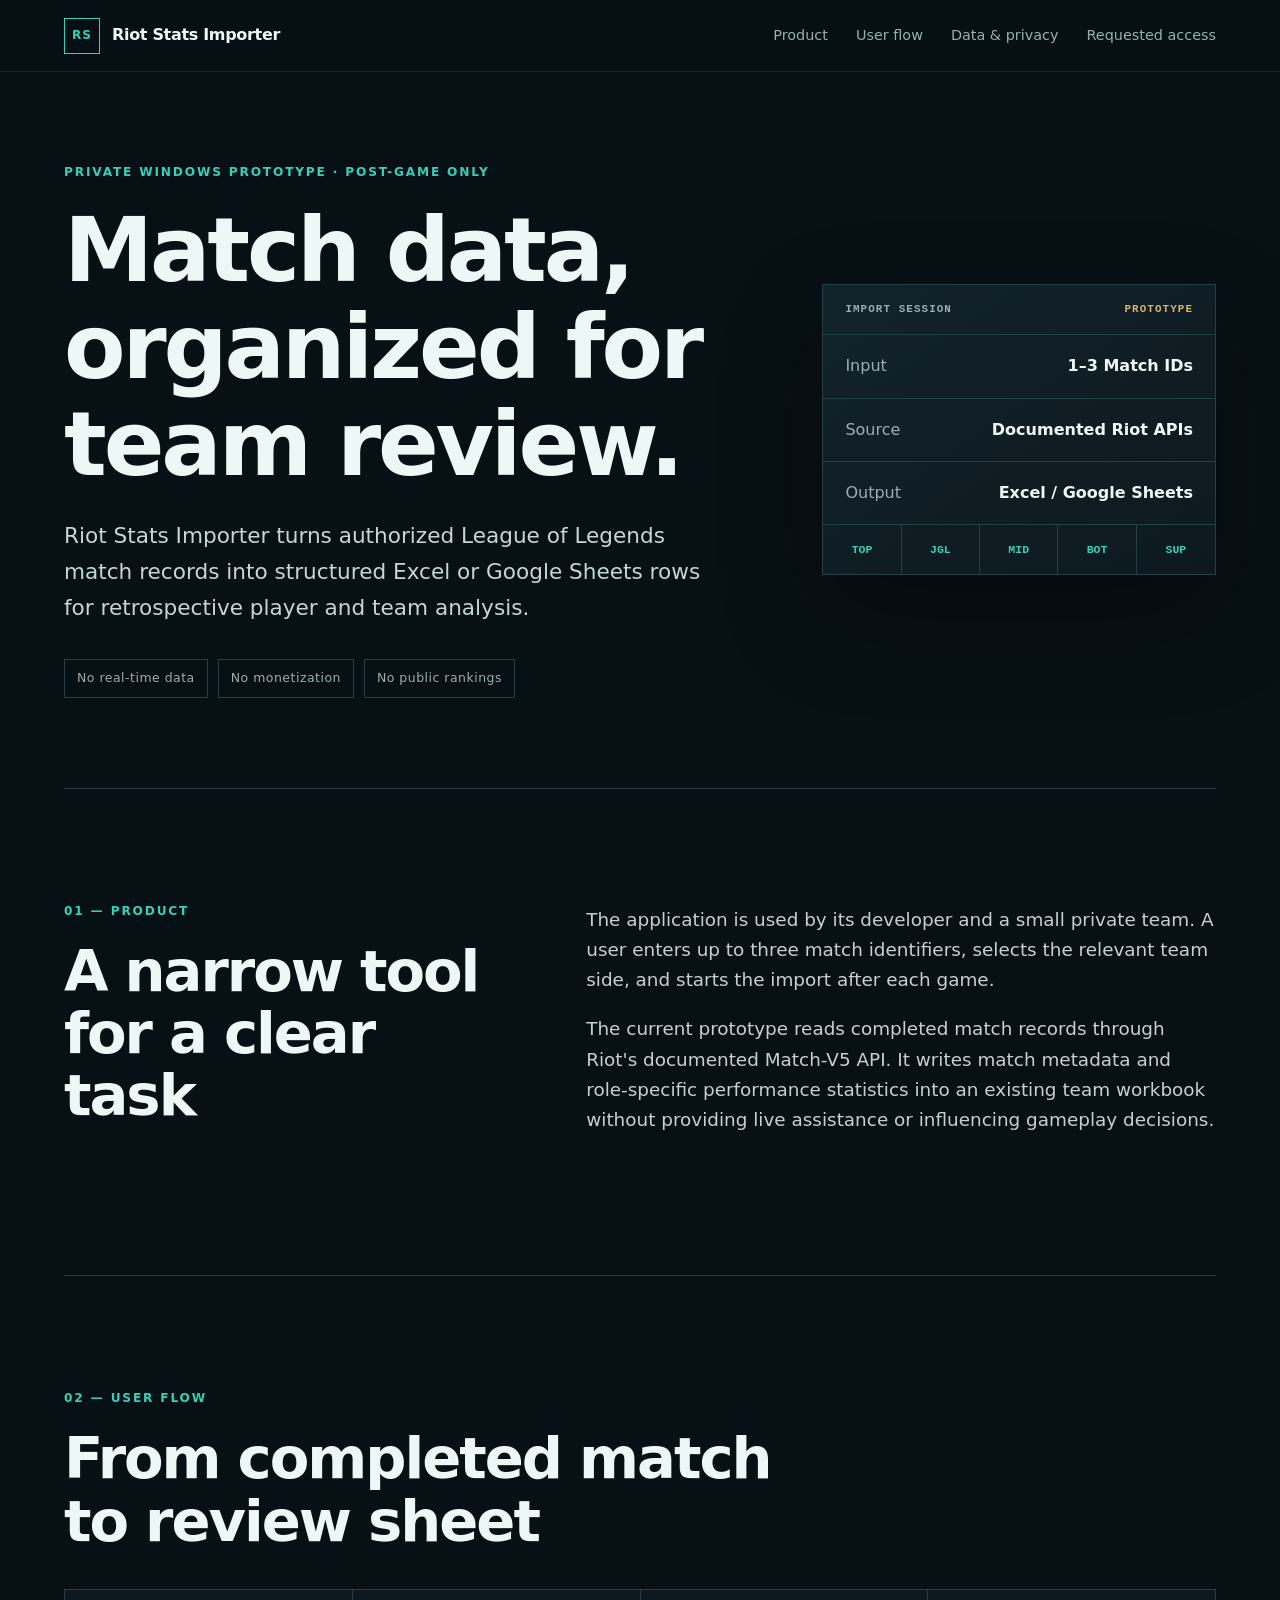
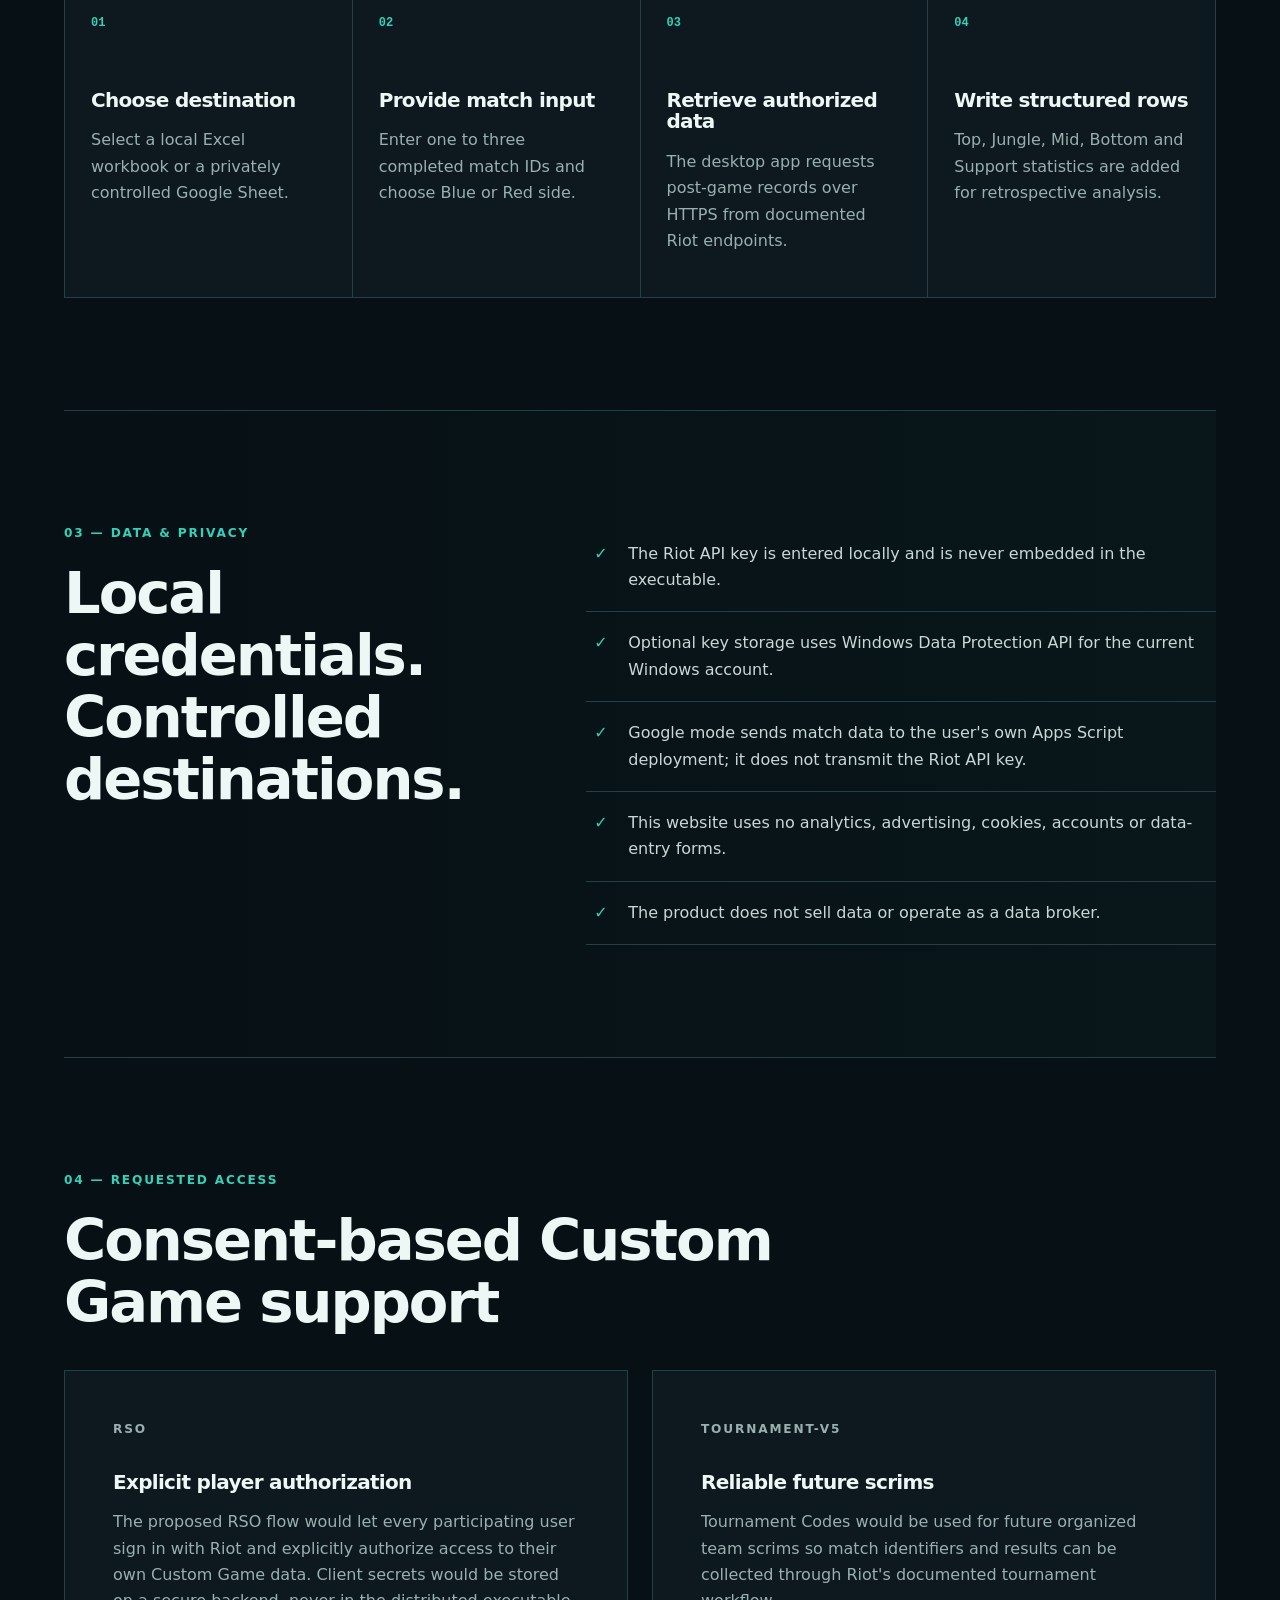
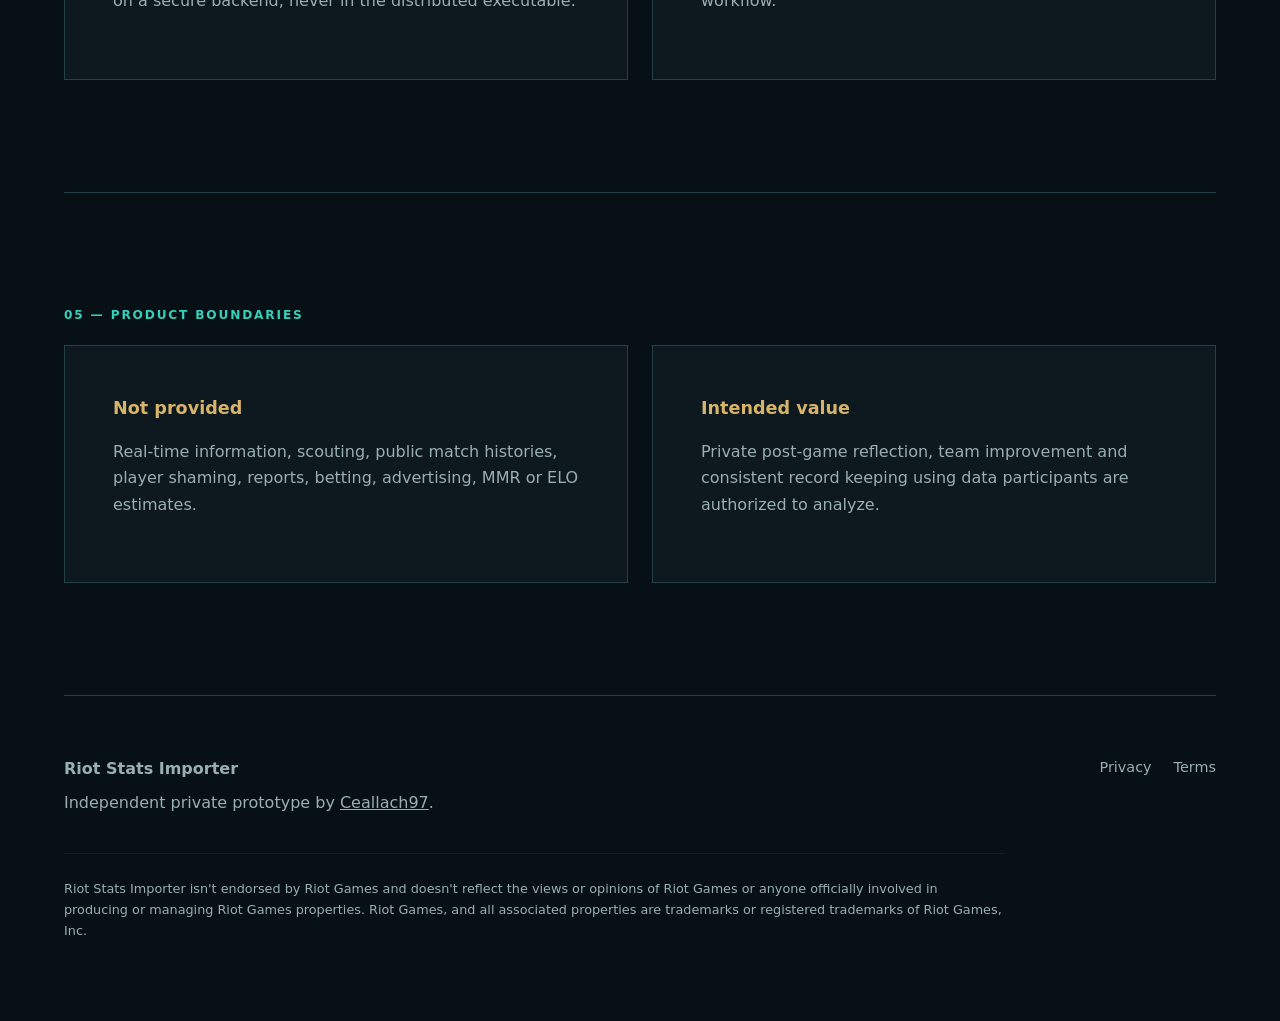
<file: index.html>
<!doctype html>
<html lang="en">
<head>
  <meta charset="utf-8">
  <meta name="viewport" content="width=device-width, initial-scale=1">
  <title>Riot Stats Importer — Private post-game analysis</title>
  <meta name="description" content="A private Windows prototype for importing authorized League of Legends post-game statistics into Excel or Google Sheets.">
  <link rel="icon" href="favicon.svg" type="image/svg+xml">
  <link rel="stylesheet" href="styles.css">
</head>
<body>
  <header class="site-header">
    <a class="brand" href="#top" aria-label="Riot Stats Importer home">
      <span class="brand-mark" aria-hidden="true">RS</span>
      <span>Riot Stats Importer</span>
    </a>
    <nav aria-label="Primary navigation">
      <a href="#product">Product</a>
      <a href="#flow">User flow</a>
      <a href="#data">Data &amp; privacy</a>
      <a href="#access">Requested access</a>
    </nav>
  </header>

  <main id="top">
    <section class="hero">
      <div class="hero-copy">
        <p class="eyebrow">Private Windows prototype · Post-game only</p>
        <h1>Match data, organized for team review.</h1>
        <p class="lead">Riot Stats Importer turns authorized League of Legends match records into structured Excel or Google Sheets rows for retrospective player and team analysis.</p>
        <div class="status-row" aria-label="Product characteristics">
          <span>No real-time data</span>
          <span>No monetization</span>
          <span>No public rankings</span>
        </div>
      </div>
      <div class="product-panel" aria-label="Product summary">
        <div class="panel-heading">
          <span>IMPORT SESSION</span>
          <span class="status">PROTOTYPE</span>
        </div>
        <div class="metric"><span>Input</span><strong>1–3 Match IDs</strong></div>
        <div class="metric"><span>Source</span><strong>Documented Riot APIs</strong></div>
        <div class="metric"><span>Output</span><strong>Excel / Google Sheets</strong></div>
        <div class="roles" aria-label="Supported team roles">
          <span>TOP</span><span>JGL</span><span>MID</span><span>BOT</span><span>SUP</span>
        </div>
      </div>
    </section>

    <section id="product" class="section split">
      <div>
        <p class="section-label">01 — Product</p>
        <h2>A narrow tool for a clear task</h2>
      </div>
      <div class="prose">
        <p>The application is used by its developer and a small private team. A user enters up to three match identifiers, selects the relevant team side, and starts the import after each game.</p>
        <p>The current prototype reads completed match records through Riot's documented Match-V5 API. It writes match metadata and role-specific performance statistics into an existing team workbook without providing live assistance or influencing gameplay decisions.</p>
      </div>
    </section>

    <section id="flow" class="section">
      <p class="section-label">02 — User flow</p>
      <h2>From completed match to review sheet</h2>
      <ol class="flow-grid">
        <li><span>01</span><h3>Choose destination</h3><p>Select a local Excel workbook or a privately controlled Google Sheet.</p></li>
        <li><span>02</span><h3>Provide match input</h3><p>Enter one to three completed match IDs and choose Blue or Red side.</p></li>
        <li><span>03</span><h3>Retrieve authorized data</h3><p>The desktop app requests post-game records over HTTPS from documented Riot endpoints.</p></li>
        <li><span>04</span><h3>Write structured rows</h3><p>Top, Jungle, Mid, Bottom and Support statistics are added for retrospective analysis.</p></li>
      </ol>
    </section>

    <section id="data" class="section split privacy-block">
      <div>
        <p class="section-label">03 — Data &amp; privacy</p>
        <h2>Local credentials. Controlled destinations.</h2>
      </div>
      <div class="check-list">
        <p><span>✓</span> The Riot API key is entered locally and is never embedded in the executable.</p>
        <p><span>✓</span> Optional key storage uses Windows Data Protection API for the current Windows account.</p>
        <p><span>✓</span> Google mode sends match data to the user's own Apps Script deployment; it does not transmit the Riot API key.</p>
        <p><span>✓</span> This website uses no analytics, advertising, cookies, accounts or data-entry forms.</p>
        <p><span>✓</span> The product does not sell data or operate as a data broker.</p>
      </div>
    </section>

    <section id="access" class="section">
      <p class="section-label">04 — Requested access</p>
      <h2>Consent-based Custom Game support</h2>
      <div class="access-grid">
        <article>
          <p class="article-kicker">RSO</p>
          <h3>Explicit player authorization</h3>
          <p>The proposed RSO flow would let every participating user sign in with Riot and explicitly authorize access to their own Custom Game data. Client secrets would be stored on a secure backend, never in the distributed executable.</p>
        </article>
        <article>
          <p class="article-kicker">TOURNAMENT-V5</p>
          <h3>Reliable future scrims</h3>
          <p>Tournament Codes would be used for future organized team scrims so match identifiers and results can be collected through Riot's documented tournament workflow.</p>
        </article>
      </div>
    </section>

    <section class="section boundaries">
      <p class="section-label">05 — Product boundaries</p>
      <div class="boundary-grid">
        <div><strong>Not provided</strong><p>Real-time information, scouting, public match histories, player shaming, reports, betting, advertising, MMR or ELO estimates.</p></div>
        <div><strong>Intended value</strong><p>Private post-game reflection, team improvement and consistent record keeping using data participants are authorized to analyze.</p></div>
      </div>
    </section>
  </main>

  <footer>
    <div>
      <strong>Riot Stats Importer</strong>
      <p>Independent private prototype by <a href="https://github.com/Ceallach97">Ceallach97</a>.</p>
    </div>
    <div class="footer-links"><a href="privacy.html">Privacy</a><a href="terms.html">Terms</a></div>
    <p class="legal">Riot Stats Importer isn't endorsed by Riot Games and doesn't reflect the views or opinions of Riot Games or anyone officially involved in producing or managing Riot Games properties. Riot Games, and all associated properties are trademarks or registered trademarks of Riot Games, Inc.</p>
  </footer>
</body>
</html>
</file>
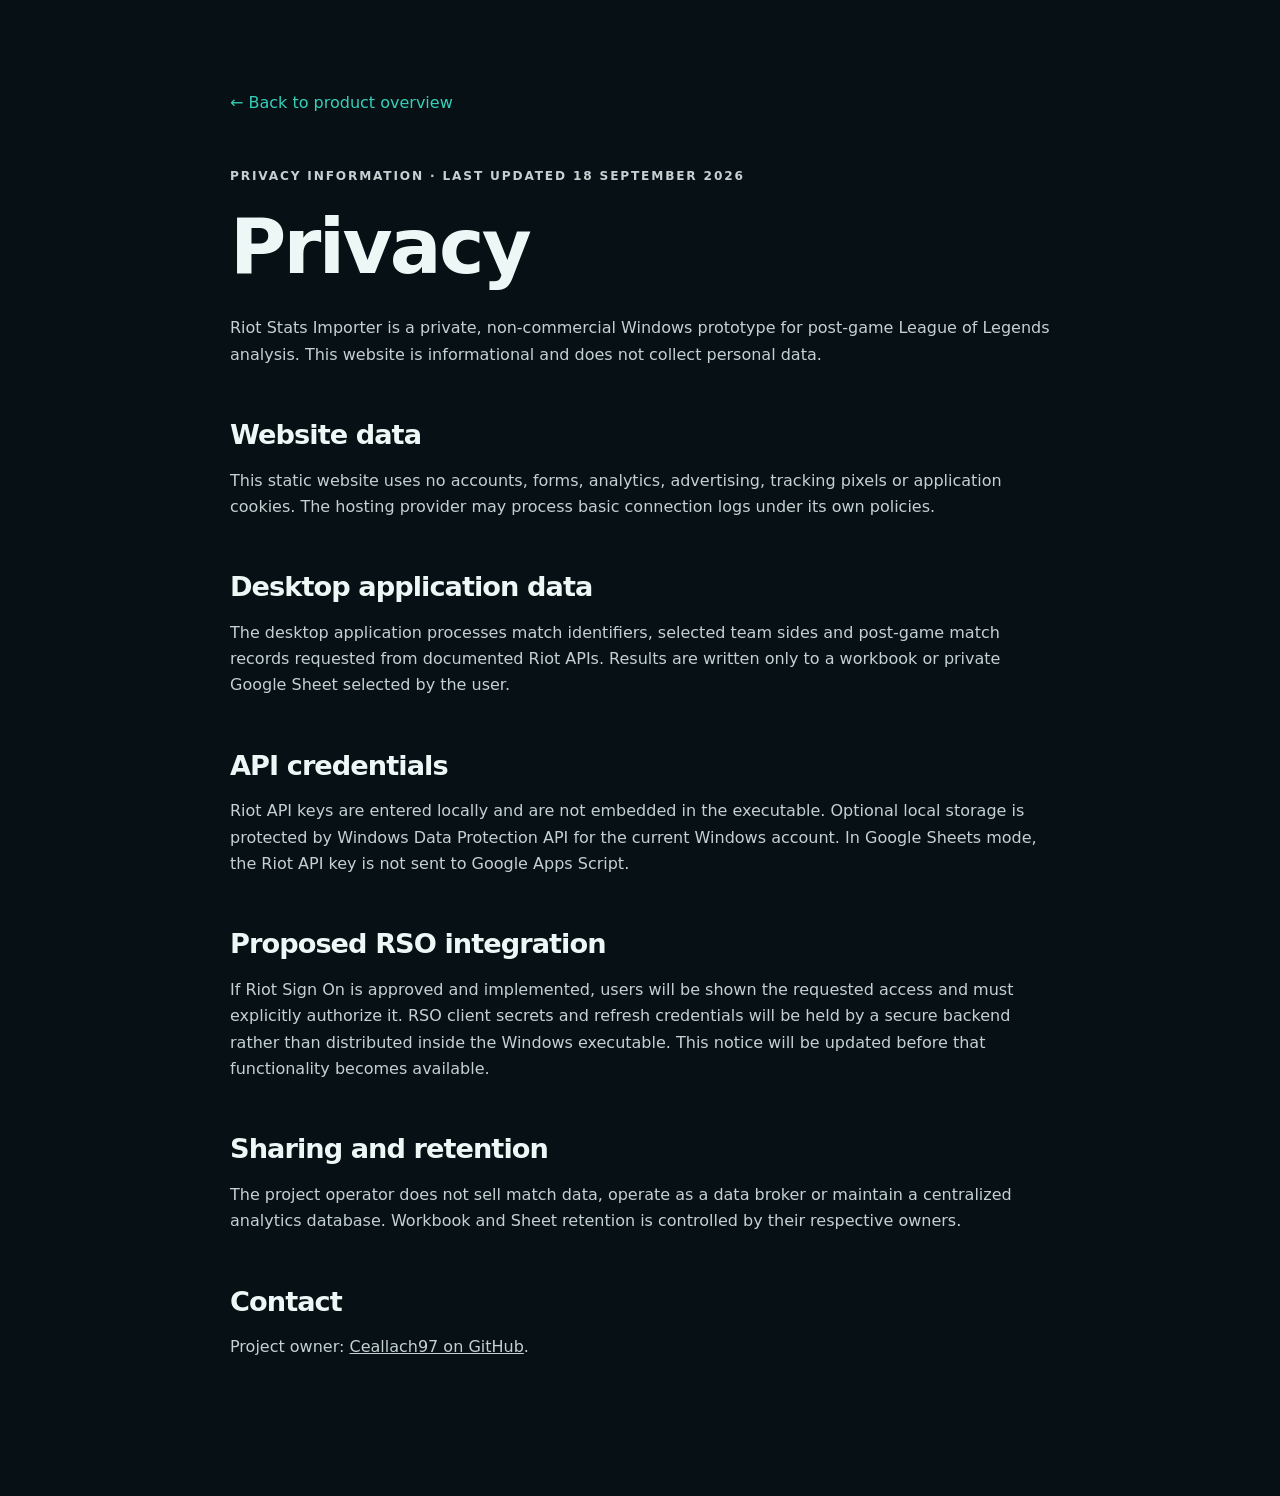
<file: privacy.html>
<!doctype html>
<html lang="en" class="policy-page">
<head>
  <meta charset="utf-8">
  <meta name="viewport" content="width=device-width, initial-scale=1">
  <title>Privacy — Riot Stats Importer</title>
  <meta name="description" content="Privacy information for the Riot Stats Importer prototype.">
  <link rel="icon" href="favicon.svg" type="image/svg+xml">
  <link rel="stylesheet" href="styles.css">
</head>
<body>
  <main>
    <a class="back-link" href="index.html">← Back to product overview</a>
    <p class="eyebrow">Privacy information · Last updated 18 September 2026</p>
    <h1>Privacy</h1>
    <p>Riot Stats Importer is a private, non-commercial Windows prototype for post-game League of Legends analysis. This website is informational and does not collect personal data.</p>

    <h2>Website data</h2>
    <p>This static website uses no accounts, forms, analytics, advertising, tracking pixels or application cookies. The hosting provider may process basic connection logs under its own policies.</p>

    <h2>Desktop application data</h2>
    <p>The desktop application processes match identifiers, selected team sides and post-game match records requested from documented Riot APIs. Results are written only to a workbook or private Google Sheet selected by the user.</p>

    <h2>API credentials</h2>
    <p>Riot API keys are entered locally and are not embedded in the executable. Optional local storage is protected by Windows Data Protection API for the current Windows account. In Google Sheets mode, the Riot API key is not sent to Google Apps Script.</p>

    <h2>Proposed RSO integration</h2>
    <p>If Riot Sign On is approved and implemented, users will be shown the requested access and must explicitly authorize it. RSO client secrets and refresh credentials will be held by a secure backend rather than distributed inside the Windows executable. This notice will be updated before that functionality becomes available.</p>

    <h2>Sharing and retention</h2>
    <p>The project operator does not sell match data, operate as a data broker or maintain a centralized analytics database. Workbook and Sheet retention is controlled by their respective owners.</p>

    <h2>Contact</h2>
    <p>Project owner: <a href="https://github.com/Ceallach97">Ceallach97 on GitHub</a>.</p>
  </main>
</body>
</html>
</file>
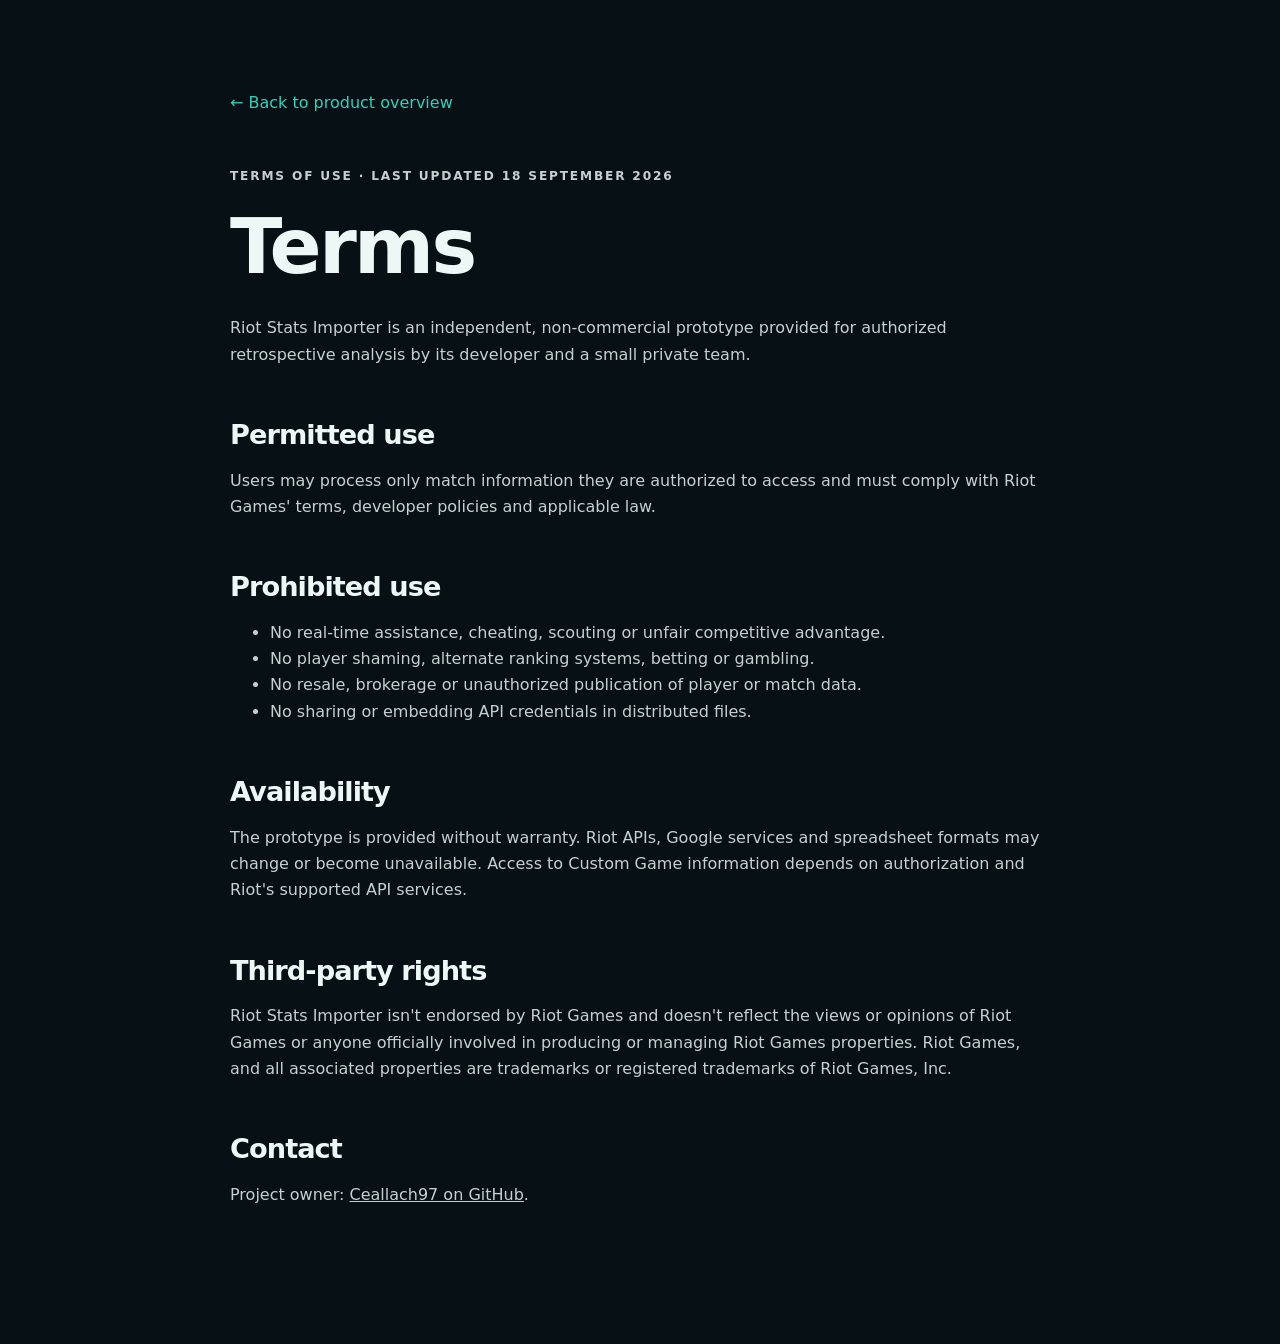
<file: terms.html>
<!doctype html>
<html lang="en" class="policy-page">
<head>
  <meta charset="utf-8">
  <meta name="viewport" content="width=device-width, initial-scale=1">
  <title>Terms — Riot Stats Importer</title>
  <meta name="description" content="Terms of use for the Riot Stats Importer prototype.">
  <link rel="icon" href="favicon.svg" type="image/svg+xml">
  <link rel="stylesheet" href="styles.css">
</head>
<body>
  <main>
    <a class="back-link" href="index.html">← Back to product overview</a>
    <p class="eyebrow">Terms of use · Last updated 18 September 2026</p>
    <h1>Terms</h1>
    <p>Riot Stats Importer is an independent, non-commercial prototype provided for authorized retrospective analysis by its developer and a small private team.</p>

    <h2>Permitted use</h2>
    <p>Users may process only match information they are authorized to access and must comply with Riot Games' terms, developer policies and applicable law.</p>

    <h2>Prohibited use</h2>
    <ul>
      <li>No real-time assistance, cheating, scouting or unfair competitive advantage.</li>
      <li>No player shaming, alternate ranking systems, betting or gambling.</li>
      <li>No resale, brokerage or unauthorized publication of player or match data.</li>
      <li>No sharing or embedding API credentials in distributed files.</li>
    </ul>

    <h2>Availability</h2>
    <p>The prototype is provided without warranty. Riot APIs, Google services and spreadsheet formats may change or become unavailable. Access to Custom Game information depends on authorization and Riot's supported API services.</p>

    <h2>Third-party rights</h2>
    <p>Riot Stats Importer isn't endorsed by Riot Games and doesn't reflect the views or opinions of Riot Games or anyone officially involved in producing or managing Riot Games properties. Riot Games, and all associated properties are trademarks or registered trademarks of Riot Games, Inc.</p>

    <h2>Contact</h2>
    <p>Project owner: <a href="https://github.com/Ceallach97">Ceallach97 on GitHub</a>.</p>
  </main>
</body>
</html>
</file>
<file: styles.css>
:root {
  color-scheme: dark;
  --bg: #071014;
  --surface: #0d191e;
  --surface-2: #12232a;
  --ink: #edf7f6;
  --muted: #9aafb0;
  --line: #244047;
  --accent: #35d0ba;
  --accent-soft: rgba(53, 208, 186, .12);
  --gold: #d8b46a;
  font-family: Inter, ui-sans-serif, system-ui, -apple-system, BlinkMacSystemFont, "Segoe UI", sans-serif;
}

* { box-sizing: border-box; }
html { scroll-behavior: smooth; }
body { margin: 0; overflow-x: hidden; background: var(--bg); color: var(--ink); font-size: 16px; line-height: 1.65; }
a { color: inherit; }

.site-header {
  position: sticky; top: 0; z-index: 10; display: flex; align-items: center; justify-content: space-between;
  min-height: 72px; padding: 0 5vw; border-bottom: 1px solid rgba(255,255,255,.08);
  background: rgba(7,16,20,.9); backdrop-filter: blur(18px);
}
.brand { display: flex; gap: 12px; align-items: center; text-decoration: none; font-weight: 700; letter-spacing: -.02em; }
.brand-mark { display: grid; place-items: center; width: 36px; height: 36px; border: 1px solid var(--accent); color: var(--accent); font-size: 12px; letter-spacing: .08em; }
nav { display: flex; gap: 28px; }
nav a, .footer-links a { color: var(--muted); text-decoration: none; font-size: .9rem; }
nav a:hover, nav a:focus-visible, .footer-links a:hover { color: var(--ink); }

main, footer { width: min(1180px, 90vw); margin: 0 auto; }
.hero { display: grid; grid-template-columns: 1.25fr .75fr; gap: clamp(40px, 8vw, 110px); align-items: center; min-height: 78vh; padding: 90px 0; }
.hero > *, .split > * { min-width: 0; }
.eyebrow, .section-label, .article-kicker { margin: 0 0 20px; color: var(--accent); font-size: .76rem; font-weight: 700; letter-spacing: .15em; text-transform: uppercase; }
h1, h2, h3 { margin-top: 0; line-height: 1.08; letter-spacing: -.035em; }
h1 { max-width: 760px; margin-bottom: 26px; font-size: clamp(3rem, 7vw, 6.5rem); font-weight: 760; }
h2 { max-width: 720px; margin-bottom: 36px; font-size: clamp(2.2rem, 4.5vw, 4.2rem); }
h3 { margin-bottom: 12px; font-size: 1.25rem; }
.lead { max-width: 720px; color: #c6d5d5; font-size: clamp(1.08rem, 2vw, 1.35rem); }
.status-row { display: flex; flex-wrap: wrap; gap: 10px; margin-top: 34px; }
.status-row span { padding: 8px 12px; border: 1px solid var(--line); color: var(--muted); font-size: .78rem; letter-spacing: .04em; }

.product-panel { width: 100%; min-width: 0; border: 1px solid var(--line); background: linear-gradient(145deg, var(--surface-2), var(--surface)); box-shadow: 0 40px 100px rgba(0,0,0,.28); }
.panel-heading, .metric { display: flex; justify-content: space-between; gap: 22px; padding: 18px 22px; border-bottom: 1px solid var(--line); }
.panel-heading { color: var(--muted); font: 700 .68rem/1.2 ui-monospace, SFMono-Regular, Consolas, monospace; letter-spacing: .1em; }
.status { color: var(--gold); }
.metric span { color: var(--muted); }
.metric strong { min-width: 0; overflow-wrap: anywhere; text-align: right; font-weight: 600; }
.roles { display: grid; grid-template-columns: repeat(5, 1fr); }
.roles span { padding: 18px 4px; border-right: 1px solid var(--line); color: var(--accent); text-align: center; font: 700 .72rem ui-monospace, SFMono-Regular, Consolas, monospace; }
.roles span:last-child { border: 0; }

.section { padding: 112px 0; border-top: 1px solid var(--line); scroll-margin-top: 72px; }
.split { display: grid; grid-template-columns: .8fr 1.2fr; gap: clamp(36px, 8vw, 120px); }
.prose { color: #c4d1d1; font-size: 1.15rem; }
.prose p:first-child { margin-top: 4px; }
.flow-grid { display: grid; grid-template-columns: repeat(4, 1fr); gap: 1px; margin: 0; padding: 1px; list-style: none; background: var(--line); }
.flow-grid li { min-height: 260px; padding: 26px; background: var(--surface); }
.flow-grid li > span { display: block; margin-bottom: 60px; color: var(--accent); font: 700 .75rem ui-monospace, SFMono-Regular, Consolas, monospace; }
.flow-grid p, .access-grid p, .boundary-grid p { color: var(--muted); }
.privacy-block { background: linear-gradient(90deg, transparent, rgba(53,208,186,.035)); }
.check-list p { position: relative; margin: 0; padding: 18px 0 18px 42px; border-bottom: 1px solid var(--line); color: #c9d7d7; }
.check-list span { position: absolute; left: 8px; color: var(--accent); }
.access-grid, .boundary-grid { display: grid; grid-template-columns: repeat(2, 1fr); gap: 24px; }
.access-grid article, .boundary-grid > div { padding: clamp(28px, 4vw, 48px); border: 1px solid var(--line); background: var(--surface); }
.article-kicker { margin-bottom: 32px; }
.boundary-grid strong { color: var(--gold); font-size: 1.1rem; }

footer { display: grid; grid-template-columns: 1fr auto; gap: 28px; padding: 60px 0 80px; border-top: 1px solid var(--line); color: var(--muted); }
footer p { margin: 8px 0 0; }
.footer-links { display: flex; gap: 22px; }
.legal { grid-column: 1 / -1; max-width: 940px; padding-top: 24px; border-top: 1px solid rgba(255,255,255,.06); font-size: .8rem; }

.policy-page main { max-width: 820px; padding: 90px 0 120px; }
.policy-page h1 { font-size: clamp(2.8rem, 6vw, 5rem); }
.policy-page h2 { margin: 52px 0 18px; font-size: 1.7rem; }
.policy-page p, .policy-page li { color: #c4d1d1; }
.back-link { display: inline-block; margin-bottom: 50px; color: var(--accent); text-decoration: none; }

@media (max-width: 860px) {
  nav { display: none; }
  .hero, .split { grid-template-columns: 1fr; }
  .hero { min-height: auto; padding: 76px 0; }
  .flow-grid { grid-template-columns: 1fr 1fr; }
  .flow-grid li { min-height: 220px; }
  .access-grid, .boundary-grid { grid-template-columns: 1fr; }
}

@media (max-width: 540px) {
  main, footer { width: auto; margin-left: 20px; margin-right: 20px; }
  .hero, .hero-copy, .product-panel, .flow-grid, .access-grid, .boundary-grid { width: 100%; max-width: 100%; min-width: 0; }
  h1 { max-width: 100%; font-size: clamp(2.25rem, 11.5vw, 2.8rem); overflow-wrap: anywhere; }
  .lead, .eyebrow { max-width: 100%; overflow-wrap: anywhere; }
  .section { padding: 78px 0; }
  .status-row { display: grid; grid-template-columns: 1fr; }
  .status-row span { width: 100%; text-align: center; }
  .product-panel { overflow: hidden; }
  .panel-heading, .metric { display: grid; grid-template-columns: minmax(0, .8fr) minmax(0, 1.2fr); padding: 16px 14px; }
  .panel-heading > *, .metric > * { min-width: 0; overflow-wrap: anywhere; }
  .metric strong { font-size: .9rem; }
  .roles { grid-template-columns: repeat(5, minmax(0, 1fr)); }
  .roles span { min-width: 0; padding: 16px 1px; font-size: .57rem; overflow-wrap: anywhere; }
  .flow-grid { grid-template-columns: 1fr; }
  .flow-grid li { min-width: 0; min-height: 0; }
  .flow-grid li > span { margin-bottom: 32px; }
  footer { grid-template-columns: 1fr; }
  .footer-links { flex-wrap: wrap; }
  .legal { grid-column: 1; }
}
</file>
